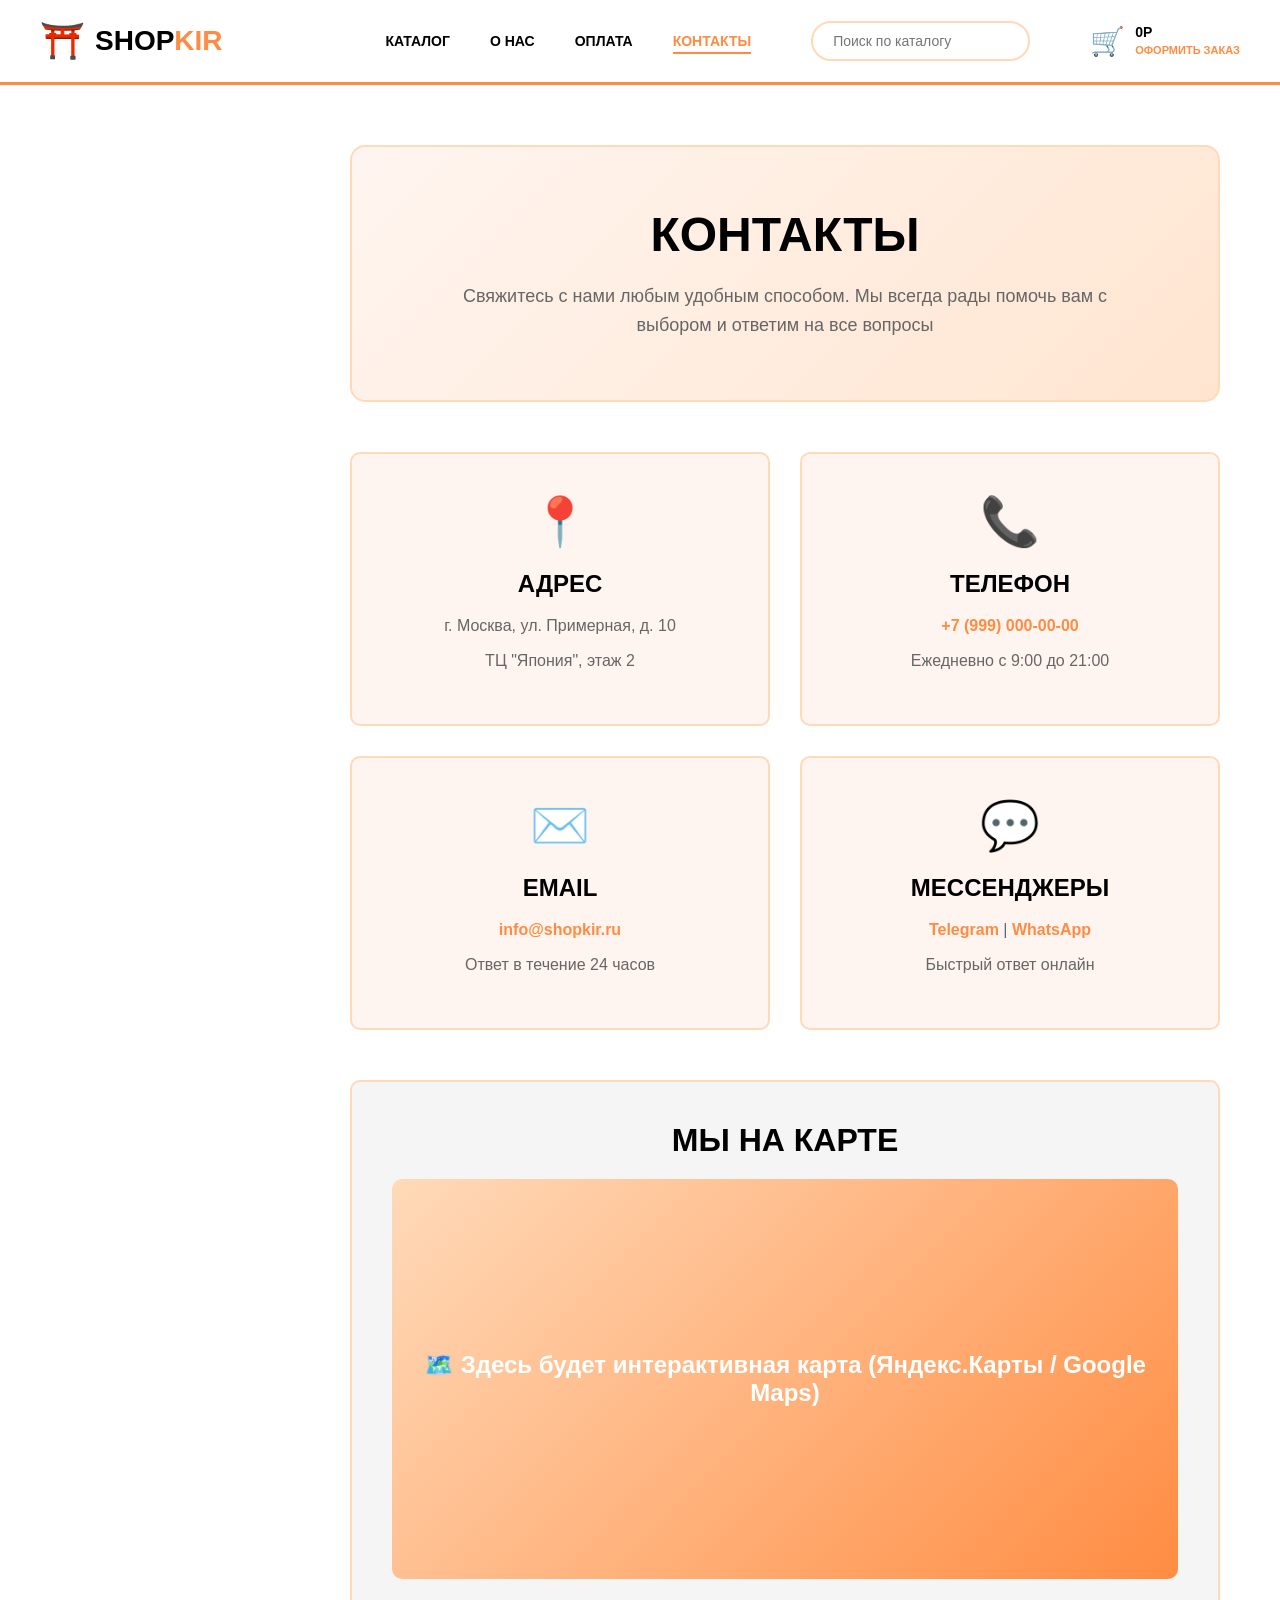
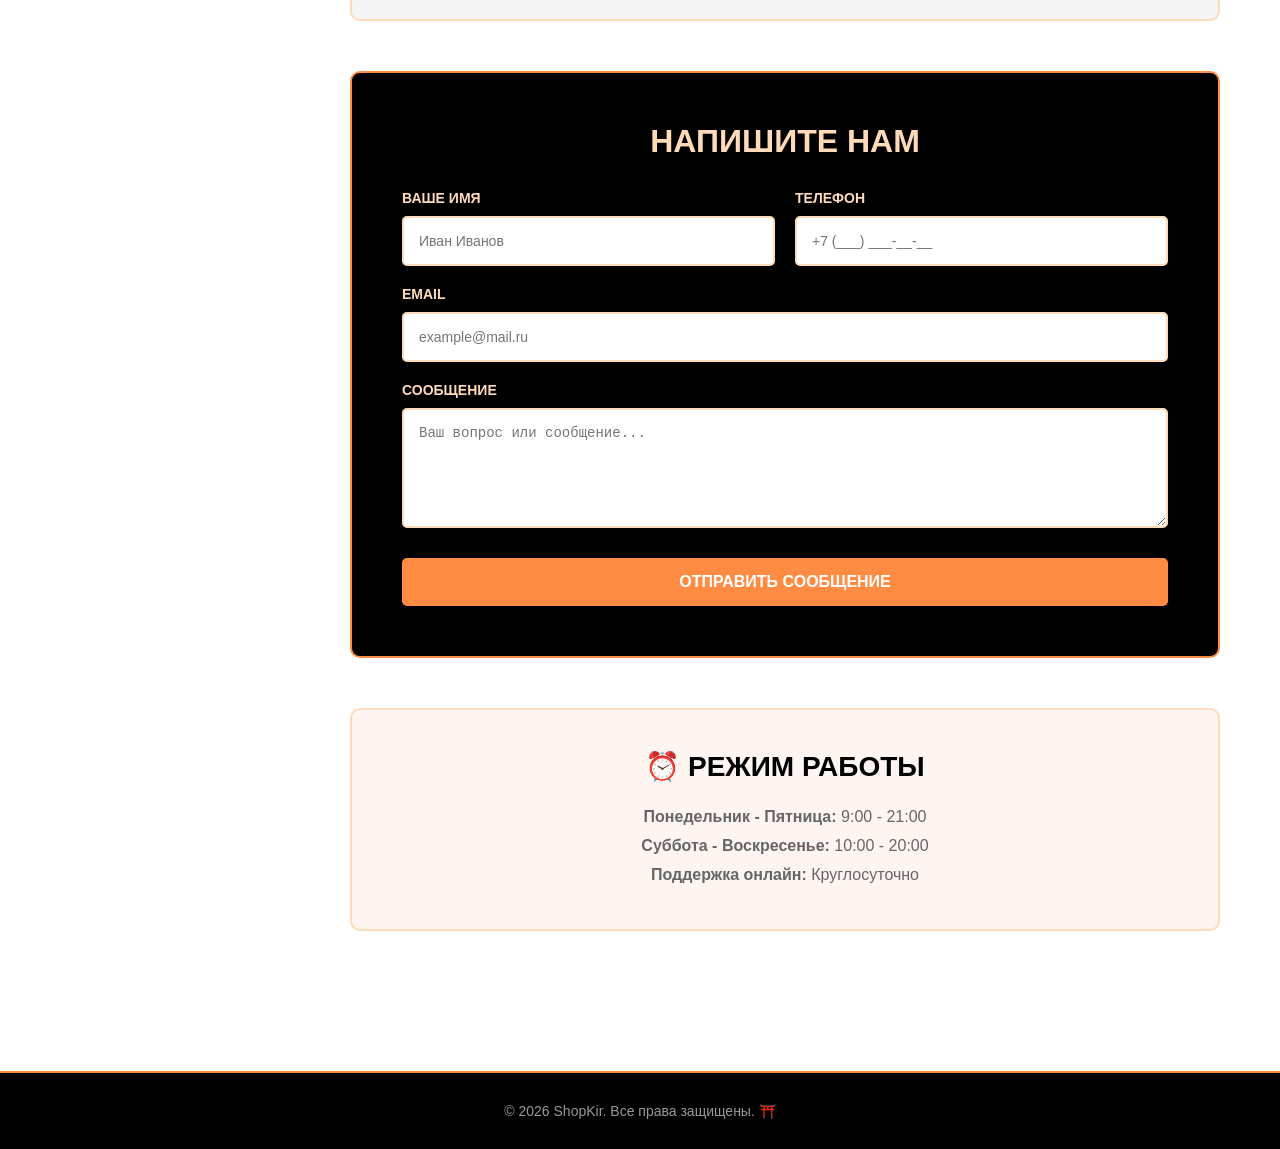
<file: Kontakt.html>
<!DOCTYPE html>
<html lang="ru">
<head>
    <meta charset="UTF-8">
    <meta name="viewport" content="width=device-width, initial-scale=1.0">
    <title>Контакты - ShopKir</title>
    <style>
        * {
            margin: 0;
            padding: 0;
            box-sizing: border-box;
        }

        body {
            font-family: 'Segoe UI', Tahoma, Geneva, Verdana, sans-serif;
            background-color: #fff;
            color: #333;
        }

        /* Header - ТОЧНО КАК НА ГЛАВНОЙ */
        header {
            background-color: #fff;
            border-bottom: 3px solid #FF8C42;
            padding: 20px 0;
        }

        .header-container {
            max-width: 1400px;
            margin: 0 auto;
            padding: 0 40px;
            display: flex;
            align-items: center;
            justify-content: space-between;
        }

        .logo {
            display: flex;
            align-items: center;
            gap: 10px;
            font-size: 28px;
            font-weight: bold;
            text-decoration: none;
            color: #000;
            flex-shrink: 0;
        }

        .logo-torii {
            font-size: 36px;
        }

        .logo-text {
            color: #000;
        }

        .logo-text span {
            color: #FF8C42;
        }

        nav {
            display: flex;
            align-items: center;
            gap: 40px;
            flex-shrink: 0;
        }

        .nav-links {
            display: flex;
            list-style: none;
            gap: 40px;
        }

        .nav-links a {
            text-decoration: none;
            color: #000;
            font-weight: 600;
            font-size: 14px;
            transition: color 0.3s;
            position: relative;
        }

        .nav-links a:hover,
        .nav-links a.active {
            color: #FF8C42;
        }

        .nav-links a.active::after {
            content: '';
            position: absolute;
            bottom: -5px;
            left: 0;
            width: 100%;
            height: 2px;
            background-color: #FF8C42;
        }

        .search-box {
            flex: 1;
            max-width: 350px;
            margin: 0 20px;
        }

        .search-box input {
            width: 100%;
            padding: 10px 20px;
            border: 2px solid #FFDAB9;
            border-radius: 25px;
            outline: none;
            font-size: 14px;
            background-color: #fff;
        }

        .search-box input:focus {
            border-color: #FF8C42;
        }

        .cart {
            display: flex;
            align-items: center;
            gap: 10px;
            flex-shrink: 0;
        }

        .cart-icon {
            font-size: 28px;
        }

        .cart-info {
            display: flex;
            flex-direction: column;
        }

        .cart-total {
            font-weight: bold;
            font-size: 14px;
            color: #000;
        }

        .cart-text {
            font-size: 11px;
            color: #FF8C42;
            font-weight: 600;
        }

        /* Main Content */
        .main-wrapper {
            display: flex;
            max-width: 1400px;
            margin: 0 auto;
            padding: 40px;
            gap: 40px;
        }

        /* Sidebar */
        .sidebar {
            width: 250px;
            flex-shrink: 0;
        }

        .category-menu {
            list-style: none;
        }

        .category-menu li {
            margin-bottom: 20px;
        }

        .category-menu a {
            text-decoration: none;
            color: #666;
            font-weight: 600;
            font-size: 16px;
            transition: color 0.3s;
            display: block;
            padding: 10px 0;
        }

        .category-menu a:hover,
        .category-menu a.active {
            color: #FF8C42;
        }

        /* Contacts Content */
        .contacts-content {
            flex: 1;
            padding: 20px;
        }

        .contacts-hero {
            background: linear-gradient(135deg, #FFF5F0 0%, #FFE5D0 100%);
            padding: 60px;
            border-radius: 15px;
            margin-bottom: 50px;
            text-align: center;
            border: 2px solid #FFDAB9;
        }

        .contacts-hero h1 {
            font-size: 48px;
            color: #000;
            margin-bottom: 20px;
            font-weight: 700;
        }

        .contacts-hero p {
            font-size: 18px;
            color: #666;
            max-width: 700px;
            margin: 0 auto;
            line-height: 1.6;
        }

        .contacts-grid {
            display: grid;
            grid-template-columns: repeat(2, 1fr);
            gap: 30px;
            margin-bottom: 50px;
        }

        .contact-card {
            background: #FFF5F0;
            border: 2px solid #FFDAB9;
            border-radius: 10px;
            padding: 40px 30px;
            text-align: center;
            transition: all 0.3s;
        }

        .contact-card:hover {
            border-color: #FF8C42;
            transform: translateY(-5px);
            box-shadow: 0 10px 30px rgba(255, 140, 66, 0.1);
        }

        .contact-icon {
            font-size: 48px;
            margin-bottom: 20px;
        }

        .contact-card h3 {
            font-size: 24px;
            color: #000;
            margin-bottom: 15px;
            font-weight: 700;
        }

        .contact-card p {
            color: #666;
            line-height: 1.6;
            margin-bottom: 10px;
        }

        .contact-card a {
            color: #FF8C42;
            text-decoration: none;
            font-weight: 600;
        }

        .contact-card a:hover {
            text-decoration: underline;
        }

        .map-section {
            background: #f5f5f5;
            border: 2px solid #FFDAB9;
            border-radius: 10px;
            padding: 40px;
            margin-bottom: 50px;
            text-align: center;
        }

        .map-section h2 {
            font-size: 32px;
            color: #000;
            margin-bottom: 20px;
            font-weight: 700;
        }

        .map-placeholder {
            background: linear-gradient(135deg, #FFDAB9 0%, #FF8C42 100%);
            height: 400px;
            border-radius: 10px;
            display: flex;
            align-items: center;
            justify-content: center;
            font-size: 24px;
            color: #fff;
            font-weight: 600;
        }

        .form-section {
            background: #000;
            color: #fff;
            padding: 50px;
            border-radius: 10px;
            border: 2px solid #FF8C42;
        }

        .form-section h2 {
            font-size: 32px;
            color: #FFDAB9;
            margin-bottom: 30px;
            font-weight: 700;
            text-align: center;
        }

        .contact-form {
            display: grid;
            grid-template-columns: repeat(2, 1fr);
            gap: 20px;
            max-width: 800px;
            margin: 0 auto;
        }

        .form-group {
            display: flex;
            flex-direction: column;
        }

        .form-group.full-width {
            grid-column: 1 / -1;
        }

        .form-group label {
            color: #FFDAB9;
            font-weight: 600;
            margin-bottom: 10px;
            font-size: 14px;
        }

        .form-group input,
        .form-group textarea {
            padding: 15px;
            border: 2px solid #FFDAB9;
            border-radius: 5px;
            background: #fff;
            font-size: 14px;
            outline: none;
            transition: border-color 0.3s;
        }

        .form-group input:focus,
        .form-group textarea:focus {
            border-color: #FF8C42;
        }

        .form-group textarea {
            resize: vertical;
            min-height: 120px;
        }

        .submit-btn {
            grid-column: 1 / -1;
            background: #FF8C42;
            color: #fff;
            padding: 15px 40px;
            border: none;
            border-radius: 5px;
            font-size: 16px;
            font-weight: 700;
            cursor: pointer;
            transition: all 0.3s;
            margin-top: 10px;
        }

        .submit-btn:hover {
            background: #FF6B2A;
            transform: translateY(-2px);
            box-shadow: 0 5px 20px rgba(255, 140, 66, 0.3);
        }

        .work-hours {
            background: #FFF5F0;
            border: 2px solid #FFDAB9;
            border-radius: 10px;
            padding: 40px;
            margin-top: 50px;
            text-align: center;
        }

        .work-hours h2 {
            font-size: 28px;
            color: #000;
            margin-bottom: 20px;
            font-weight: 700;
        }

        .work-hours p {
            color: #666;
            font-size: 16px;
            line-height: 1.8;
        }

        /* Footer */
        footer {
            background-color: #000;
            color: #fff;
            padding: 30px;
            text-align: center;
            margin-top: 80px;
            border-top: 2px solid #FF8C42;
        }

        footer p {
            font-size: 14px;
            color: #999;
        }
        header .cart-info .korz{
            text-decoration: none;
        }
    </style>
</head>
<body>
    <!-- Header - ТОЧНО КАК НА ГЛАВНОЙ -->
    <header>
        <div class="header-container">
            <a href="index.html" class="logo">
                <span class="logo-torii">⛩️</span>
                <span class="logo-text">SHOP<span>KIR</span></span>
            </a>
            
            <nav>
                <ul class="nav-links">
                    <li><a href="index.html">КАТАЛОГ</a></li>
                    <li><a href="O nas.html">О НАС</a></li>
                    <li><a href="Oplata.html">ОПЛАТА</a></li>
                    <li><a href="Kontakt.html" class="active">КОНТАКТЫ</a></li>
                </ul>
                
                <div class="search-box">
                    <input type="text" placeholder="Поиск по каталогу">
                </div>
                
                <div class="cart">
                    <span class="cart-icon">🛒</span>
                    <div class="cart-info">
                        <span class="cart-total">0Р</span>
                        <a class ='korz' href="korzina.html"><span class="cart-text">ОФОРМИТЬ ЗАКАЗ</span></a>
                    </div>
                </div>
            </nav>
        </div>
    </header>

    <!-- Main Content -->
    <div class="main-wrapper">
        <!-- Sidebar -->
        <aside class="sidebar">
            
        </aside>

        <!-- Contacts Content -->
        <main class="contacts-content">
            <div class="contacts-hero">
                <h1>КОНТАКТЫ</h1>
                <p>Свяжитесь с нами любым удобным способом. Мы всегда рады помочь вам с выбором и ответим на все вопросы</p>
            </div>

            <div class="contacts-grid">
                <div class="contact-card">
                    <div class="contact-icon">📍</div>
                    <h3>АДРЕС</h3>
                    <p>г. Москва, ул. Примерная, д. 10</p>
                    <p>ТЦ "Япония", этаж 2</p>
                </div>

                <div class="contact-card">
                    <div class="contact-icon">📞</div>
                    <h3>ТЕЛЕФОН</h3>
                    <p><a href="tel:+79990000000">+7 (999) 000-00-00</a></p>
                    <p>Ежедневно с 9:00 до 21:00</p>
                </div>

                <div class="contact-card">
                    <div class="contact-icon">✉️</div>
                    <h3>EMAIL</h3>
                    <p><a href="mailto:info@shopkir.ru">info@shopkir.ru</a></p>
                    <p>Ответ в течение 24 часов</p>
                </div>

                <div class="contact-card">
                    <div class="contact-icon">💬</div>
                    <h3>МЕССЕНДЖЕРЫ</h3>
                    <p><a href="#">Telegram</a> | <a href="#">WhatsApp</a></p>
                    <p>Быстрый ответ онлайн</p>
                </div>
            </div>

            <div class="map-section">
                <h2>МЫ НА КАРТЕ</h2>
                <div class="map-placeholder">
                    🗺️ Здесь будет интерактивная карта (Яндекс.Карты / Google Maps)
                </div>
            </div>

            <div class="form-section">
                <h2>НАПИШИТЕ НАМ</h2>
                <form class="contact-form">
                    <div class="form-group">
                        <label>ВАШЕ ИМЯ</label>
                        <input type="text" placeholder="Иван Иванов">
                    </div>
                    <div class="form-group">
                        <label>ТЕЛЕФОН</label>
                        <input type="tel" placeholder="+7 (___) ___-__-__">
                    </div>
                    <div class="form-group full-width">
                        <label>EMAIL</label>
                        <input type="email" placeholder="example@mail.ru">
                    </div>
                    <div class="form-group full-width">
                        <label>СООБЩЕНИЕ</label>
                        <textarea placeholder="Ваш вопрос или сообщение..."></textarea>
                    </div>
                    <button type="submit" class="submit-btn">ОТПРАВИТЬ СООБЩЕНИЕ</button>
                </form>
            </div>

            <div class="work-hours">
                <h2>⏰ РЕЖИМ РАБОТЫ</h2>
                <p><strong>Понедельник - Пятница:</strong> 9:00 - 21:00</p>
                <p><strong>Суббота - Воскресенье:</strong> 10:00 - 20:00</p>
                <p><strong>Поддержка онлайн:</strong> Круглосуточно</p>
            </div>
        </main>
    </div>

    <!-- Footer -->
    <footer>
        <p>© 2026 ShopKir. Все права защищены. ⛩️</p>
    </footer>
<script>
    function addToCart(name, price, category, image) {
        let cart = JSON.parse(localStorage.getItem('cart')) || [];
        
        // Проверяем есть ли уже такой товар
        let existingItem = cart.find(item => item.name === name);
        
        if (existingItem) {
            existingItem.quantity++;
        } else {
            cart.push({
                name: name,
                price: price,
                category: category,
                image: image,
                quantity: 1
            });
        }
        
        localStorage.setItem('cart', JSON.stringify(cart));
        
        // Показываем уведомление
        showNotification('✅ Товар добавлен в корзину!');
        
        // Обновляем счётчик в шапке
        updateCartCount();
    }

    function showNotification(text) {
        let notification = document.createElement('div');
        notification.style.cssText = `
            position: fixed;
            bottom: 30px;
            right: 30px;
            background: #000;
            color: #fff;
            padding: 20px 30px;
            border-radius: 10px;
            border-left: 5px solid #FF8C42;
            box-shadow: 0 5px 20px rgba(0,0,0,0.3);
            z-index: 1000;
            animation: slideIn 0.3s ease;
        `;
        notification.textContent = text;
        document.body.appendChild(notification);
        
        setTimeout(() => {
            notification.style.animation = 'slideOut 0.3s ease';
            setTimeout(() => notification.remove(), 300);
        }, 3000);
    }

    function updateCartCount() {
        let cart = JSON.parse(localStorage.getItem('cart')) || [];
        let total = cart.reduce((sum, item) => sum + (item.price * item.quantity), 0);
        let cartTotal = document.querySelector('.cart-total');
        if (cartTotal) {
            cartTotal.textContent = total.toLocaleString() + 'Р';
        }
    }

    // Обновляем при загрузке
    updateCartCount();
</script>
</body>
</html>
</file>
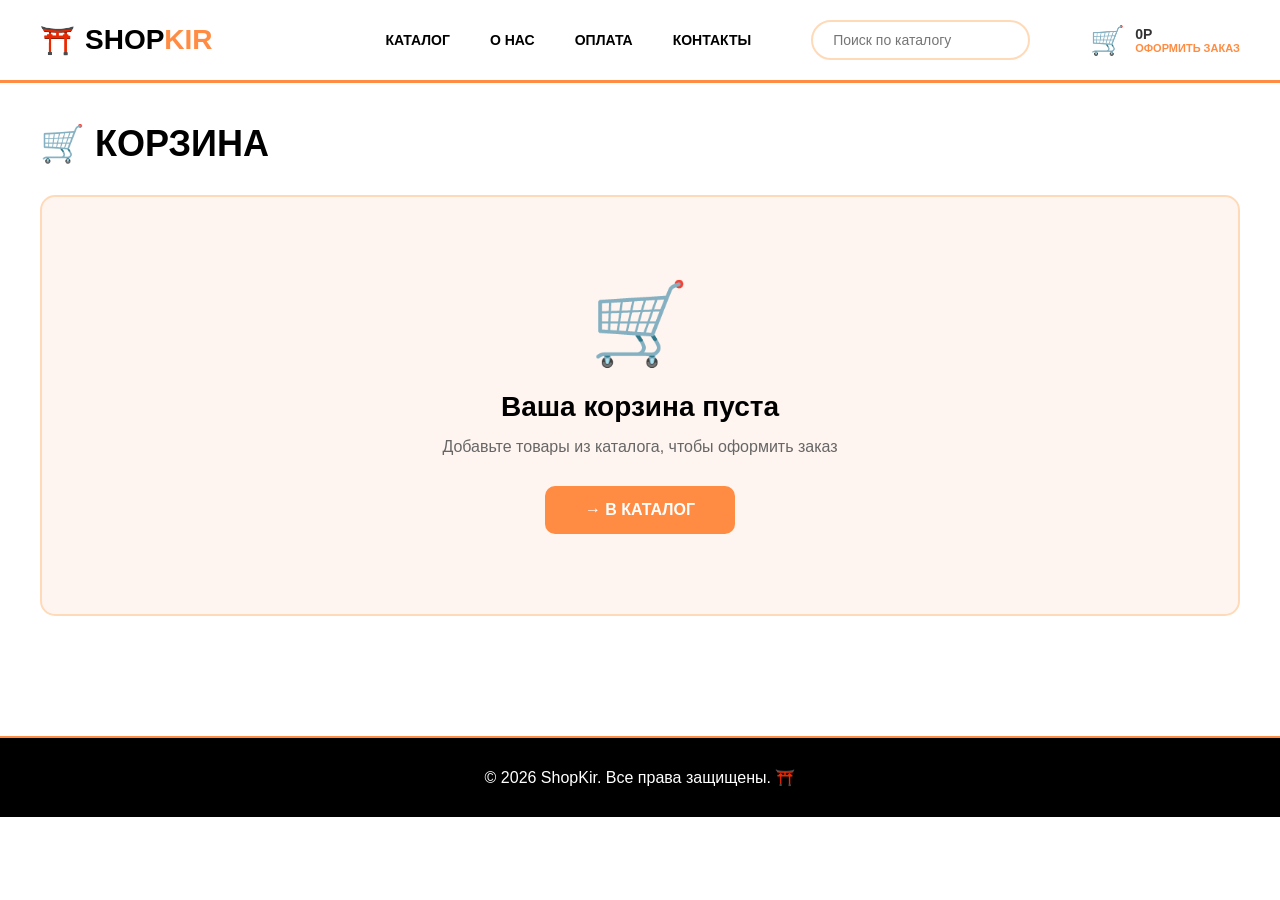
<file: korzina.html>
<!DOCTYPE html>
<html lang="ru">
<head>
    <meta charset="UTF-8">
    <meta name="viewport" content="width=device-width, initial-scale=1.0">
    <title>Корзина - ShopKir</title>
    <style>
        * {
            margin: 0;
            padding: 0;
            box-sizing: border-box;
        }

        body {
            font-family: 'Segoe UI', Tahoma, Geneva, Verdana, sans-serif;
            background-color: #fff;
            color: #333;
        }

        /* Header */
        header {
            background-color: #fff;
            border-bottom: 3px solid #FF8C42;
            padding: 20px 0;
            position: sticky;
            top: 0;
            z-index: 100;
        }

        .header-container {
            max-width: 1400px;
            margin: 0 auto;
            padding: 0 40px;
            display: flex;
            align-items: center;
            justify-content: space-between;
        }

        .logo {
            display: flex;
            align-items: center;
            gap: 10px;
            font-size: 28px;
            font-weight: bold;
            text-decoration: none;
            color: #000;
            flex-shrink: 0;
        }

        .logo-text span {
            color: #FF8C42;
        }

        nav {
            display: flex;
            align-items: center;
            gap: 40px;
            flex-shrink: 0;
        }

        .nav-links {
            display: flex;
            list-style: none;
            gap: 40px;
        }

        .nav-links a {
            text-decoration: none;
            color: #000;
            font-weight: 600;
            font-size: 14px;
        }

        .nav-links a.active {
            color: #FF8C42;
        }

        .search-box {
            flex: 1;
            max-width: 350px;
            margin: 0 20px;
        }

        .search-box input {
            width: 100%;
            padding: 10px 20px;
            border: 2px solid #FFDAB9;
            border-radius: 25px;
            outline: none;
            font-size: 14px;
        }

        .search-box input:focus {
            border-color: #FF8C42;
        }

        .cart {
            display: flex;
            align-items: center;
            gap: 10px;
            flex-shrink: 0;
        }

        .cart-icon {
            font-size: 28px;
        }

        .cart-info {
            display: flex;
            flex-direction: column;
        }

        .cart-total {
            font-weight: bold;
            font-size: 14px;
        }

        .cart-text {
            font-size: 11px;
            color: #FF8C42;
            font-weight: 600;
        }

        /* Main Content */
        .main-wrapper {
            display: flex;
            max-width: 1400px;
            margin: 0 auto;
            padding: 40px;
            gap: 40px;
        }

        .sidebar {
            width: 250px;
            flex-shrink: 0;
        }

        .category-menu {
            list-style: none;
        }

        .category-menu li {
            margin-bottom: 20px;
        }

        .category-menu a {
            text-decoration: none;
            color: #666;
            font-weight: 600;
            font-size: 16px;
        }

        .category-menu a:hover {
            color: #FF8C42;
        }

        /* Cart Content */
        .cart-content {
            flex: 1;
        }

        .cart-title {
            font-size: 36px;
            color: #000;
            margin-bottom: 30px;
            font-weight: 700;
        }

        .cart-items {
            background: #FFF5F0;
            border: 2px solid #FFDAB9;
            border-radius: 15px;
            padding: 30px;
            margin-bottom: 30px;
        }

        .cart-item {
            display: grid;
            grid-template-columns: 120px 1fr auto auto auto;
            gap: 20px;
            align-items: center;
            padding: 20px 0;
            border-bottom: 2px solid #FFDAB9;
        }

        .cart-item:last-child {
            border-bottom: none;
        }

        .cart-item-image {
            width: 120px;
            height: 120px;
            object-fit: cover;
            border-radius: 10px;
            background: #fff;
            border: 2px solid #FFDAB9;
        }

        .cart-item-info h3 {
            font-size: 18px;
            color: #000;
            margin-bottom: 5px;
        }

        .cart-item-info p {
            font-size: 14px;
            color: #666;
        }

        .cart-item-quantity {
            display: flex;
            align-items: center;
            gap: 10px;
        }

        .qty-btn {
            width: 35px;
            height: 35px;
            border: 2px solid #FF8C42;
            background: #fff;
            border-radius: 5px;
            font-size: 20px;
            cursor: pointer;
            transition: all 0.3s;
            color: #FF8C42;
        }

        .qty-btn:hover {
            background: #FF8C42;
            color: #fff;
        }

        .qty-value {
            font-size: 18px;
            font-weight: 700;
            min-width: 30px;
            text-align: center;
        }

        .cart-item-price {
            font-size: 20px;
            font-weight: 700;
            color: #000;
            min-width: 120px;
            text-align: right;
        }

        .cart-item-remove {
            background: #ff4444;
            color: #fff;
            border: none;
            width: 40px;
            height: 40px;
            border-radius: 5px;
            cursor: pointer;
            font-size: 20px;
            transition: all 0.3s;
        }

        .cart-item-remove:hover {
            background: #cc0000;
            transform: scale(1.1);
        }

        .cart-summary {
            background: #251200;
            color: #fff;
            border: 2px solid #FF8C42;
            border-radius: 15px;
            padding: 30px;
        }

        .summary-row {
            display: flex;
            justify-content: space-between;
            margin-bottom: 15px;
            font-size: 16px;
        }

        .summary-row.total {
            font-size: 24px;
            font-weight: 700;
            color: #FFDAB9;
            border-top: 2px solid #FF8C42;
            padding-top: 15px;
            margin-top: 15px;
        }

        .checkout-btn {
            width: 100%;
            background: #FF8C42;
            color: #fff;
            border: none;
            padding: 15px;
            border-radius: 10px;
            font-size: 18px;
            font-weight: 700;
            cursor: pointer;
            transition: all 0.3s;
            margin-top: 20px;
        }

        .checkout-btn:hover {
            background: #FF6B2A;
            transform: translateY(-2px);
            box-shadow: 0 5px 20px rgba(255, 140, 66, 0.3);
        }

        .empty-cart {
            text-align: center;
            padding: 80px 40px;
            background: #FFF5F0;
            border: 2px solid #FFDAB9;
            border-radius: 15px;
        }

        .empty-cart-icon {
            font-size: 80px;
            margin-bottom: 20px;
        }

        .empty-cart h2 {
            font-size: 28px;
            color: #000;
            margin-bottom: 15px;
        }

        .empty-cart p {
            font-size: 16px;
            color: #666;
            margin-bottom: 30px;
        }

        .continue-shopping {
            display: inline-block;
            background: #FF8C42;
            color: #fff;
            text-decoration: none;
            padding: 15px 40px;
            border-radius: 10px;
            font-weight: 700;
            transition: all 0.3s;
        }

        .continue-shopping:hover {
            background: #FF6B2A;
            transform: translateY(-2px);
        }

        footer {
            background-color: #000000;
            color: #fff;
            padding: 30px;
            text-align: center;
            margin-top: 80px;
            border-top: 2px solid #FF8C42;
        }

        /* Notification */
        .notification {
            position: fixed;
            bottom: 30px;
            right: 30px;
            background: #000;
            color: #fff;
            padding: 20px 30px;
            border-radius: 10px;
            border-left: 5px solid #FF8C42;
            box-shadow: 0 5px 20px rgba(0,0,0,0.3);
            transform: translateX(150%);
            transition: transform 0.3s;
            z-index: 1000;
        }

        .notification.show {
            transform: translateX(0);
        }
    </style>
</head>
<body>
    <!-- Header -->
    <header>
        <div class="header-container">
            <a href="index.html" class="logo">
                <span>⛩️</span>
                <span class="logo-text">SHOP<span>KIR</span></span>
            </a>
            
            <nav>
                <ul class="nav-links">
                    <li><a href="index.html">КАТАЛОГ</a></li>
                    <li><a href="O nas.html">О НАС</a></li>
                    <li><a href="Oplata.html">ОПЛАТА</a></li>
                    <li><a href="Kontakt.html">КОНТАКТЫ</a></li>
                </ul>
                
                <div class="search-box">
                    <input type="text" id="searchInput" placeholder="Поиск по каталогу">
                </div>
                
                <div class="cart">
                    <span class="cart-icon">🛒</span>
                    <div class="cart-info">
                        <span class="cart-total" id="headerCartTotal">0Р</span>
                        <span class="cart-text">ОФОРМИТЬ ЗАКАЗ</span>
                    </div>
                </div>
            </nav>
        </div>
    </header>

    <!-- Main Content -->
    <div class="main-wrapper">
        <!-- Sidebar -->
        

        <!-- Cart Content -->
        <main class="cart-content">
            <h1 class="cart-title">🛒 КОРЗИНА</h1>
            
            <!-- Товары в корзине -->
            <div class="cart-items" id="cartItems">
                <!-- Сюда JavaScript добавит товары -->
            </div>

            <!-- Пустая корзина -->
            <div class="empty-cart" id="emptyCart" style="display: none;">
                <div class="empty-cart-icon">🛒</div>
                <h2>Ваша корзина пуста</h2>
                <p>Добавьте товары из каталога, чтобы оформить заказ</p>
                <a href="index.html" class="continue-shopping">→ В КАТАЛОГ</a>
            </div>

            <!-- Итоговая сумма -->
            <div class="cart-summary" id="cartSummary" style="display: none;">
                <div class="summary-row">
                    <span>Товары:</span>
                    <span id="itemsCount">0 шт.</span>
                </div>
                <div class="summary-row">
                    <span>Доставка:</span>
                    <span id="deliveryCost">Бесплатно</span>
                </div>
                <div class="summary-row total">
                    <span>ИТОГО:</span>
                    <span id="totalAmount">0 РУБ.</span>
                </div>
                <button class="checkout-btn" onclick="checkout()">ОФОРМИТЬ ЗАКАЗ</button>
            </div>
        </main>
    </div>

    <!-- Footer -->
    <footer>
        <p>© 2026 ShopKir. Все права защищены. ⛩️</p>
    </footer>

    <!-- Notification -->
    <div class="notification" id="notification">
        <span id="notificationText">Товар добавлен в корзину</span>
    </div>

    <!-- JavaScript -->
    <script>
        // Корзина (загружаем из localStorage)
        let cart = JSON.parse(localStorage.getItem('cart')) || [];

        // Отображение корзины
        function renderCart() {
            const cartItems = document.getElementById('cartItems');
            const emptyCart = document.getElementById('emptyCart');
            const cartSummary = document.getElementById('cartSummary');
            const headerCartTotal = document.getElementById('headerCartTotal');

            if (cart.length === 0) {
                cartItems.style.display = 'none';
                cartSummary.style.display = 'none';
                emptyCart.style.display = 'block';
                headerCartTotal.textContent = '0Р';
                return;
            }

            cartItems.style.display = 'block';
            cartSummary.style.display = 'block';
            emptyCart.style.display = 'none';

            let html = '';
            let total = 0;
            let itemCount = 0;

            cart.forEach((item, index) => {
                total += item.price * item.quantity;
                itemCount += item.quantity;

                // Используем data-image если есть, иначе placeholder
                const imageSrc = item.image || `https://via.placeholder.com/120x120/FF8C42/ffffff?text=${encodeURIComponent(item.category)}`;

                html += `
                    <div class="cart-item" data-index="${index}">
                        <img src="${imageSrc}" alt="${item.name}" class="cart-item-image" onerror="this.src='https://via.placeholder.com/120x120/FF8C42/ffffff?text=NO+IMAGE'">
                        <div class="cart-item-info">
                            <h3>${item.name}</h3>
                            <p>${item.category}</p>
                            <p style="font-size: 12px; color: #999;">${item.description || ''}</p>
                        </div>
                        <div class="cart-item-quantity">
                            <button class="qty-btn" onclick="changeQuantity(${index}, -1)">−</button>
                            <span class="qty-value">${item.quantity}</span>
                            <button class="qty-btn" onclick="changeQuantity(${index}, 1)">+</button>
                        </div>
                        <div class="cart-item-price">${(item.price * item.quantity).toLocaleString()} ₽</div>
                        <button class="cart-item-remove" onclick="removeItem(${index})" title="Удалить">✕</button>
                    </div>
                `;
            });

            cartItems.innerHTML = html;
            document.getElementById('itemsCount').textContent = itemCount + ' шт.';
            document.getElementById('totalAmount').textContent = total.toLocaleString() + ' РУБ.';
            headerCartTotal.textContent = total.toLocaleString() + 'Р';

            // Сохраняем в localStorage
            localStorage.setItem('cart', JSON.stringify(cart));
        }

        // Изменение количества
        function changeQuantity(index, change) {
            if (index < 0 || index >= cart.length) {
                console.error('Invalid index:', index);
                return;
            }
            
            cart[index].quantity += change;
            
            if (cart[index].quantity <= 0) {
                cart.splice(index, 1);
            }
            
            // Сохраняем сразу
            localStorage.setItem('cart', JSON.stringify(cart));
            
            renderCart();
            showNotification('Количество обновлено');
        }

        // Удаление товара
        function removeItem(index) {
            if (index < 0 || index >= cart.length) {
                console.error('Invalid index:', index);
                return;
            }
            
            const itemName = cart[index].name;
            cart.splice(index, 1);
            
            // Сохраняем сразу
            localStorage.setItem('cart', JSON.stringify(cart));
            
            renderCart();
            showNotification(`"${itemName}" удалён из корзины`);
        }

        // Оформление заказа
        function checkout() {
            if (cart.length === 0) {
                showNotification('Корзина пуста!');
                return;
            }

            let message = 'Здравствуйте! Хочу оформить заказ:\n\n';
            let total = 0;

            cart.forEach(item => {
                message += `• ${item.name}\n  ${item.quantity} шт. × ${item.price.toLocaleString()} ₽ = ${(item.price * item.quantity).toLocaleString()} ₽\n\n`;
                total += item.price * item.quantity;
            });

            message += `\n💰 Итого: ${total.toLocaleString()} рублей`;

            // Отправляем в WhatsApp (замени номер на свой)
            window.open(`https://wa.me/79990000000?text=${encodeURIComponent(message)}`, '_blank');
            
            showNotification('Переход к оформлению...');
        }

        // Уведомление
        function showNotification(text) {
            const notification = document.getElementById('notification');
            const notificationText = document.getElementById('notificationText');
            
            notificationText.textContent = text;
            notification.classList.add('show');
            
            setTimeout(() => {
                notification.classList.remove('show');
            }, 3000);
        }

        // Инициализация при загрузке
        document.addEventListener('DOMContentLoaded', function() {
            renderCart();
        });
    </script>
</body>
</html>
</file>
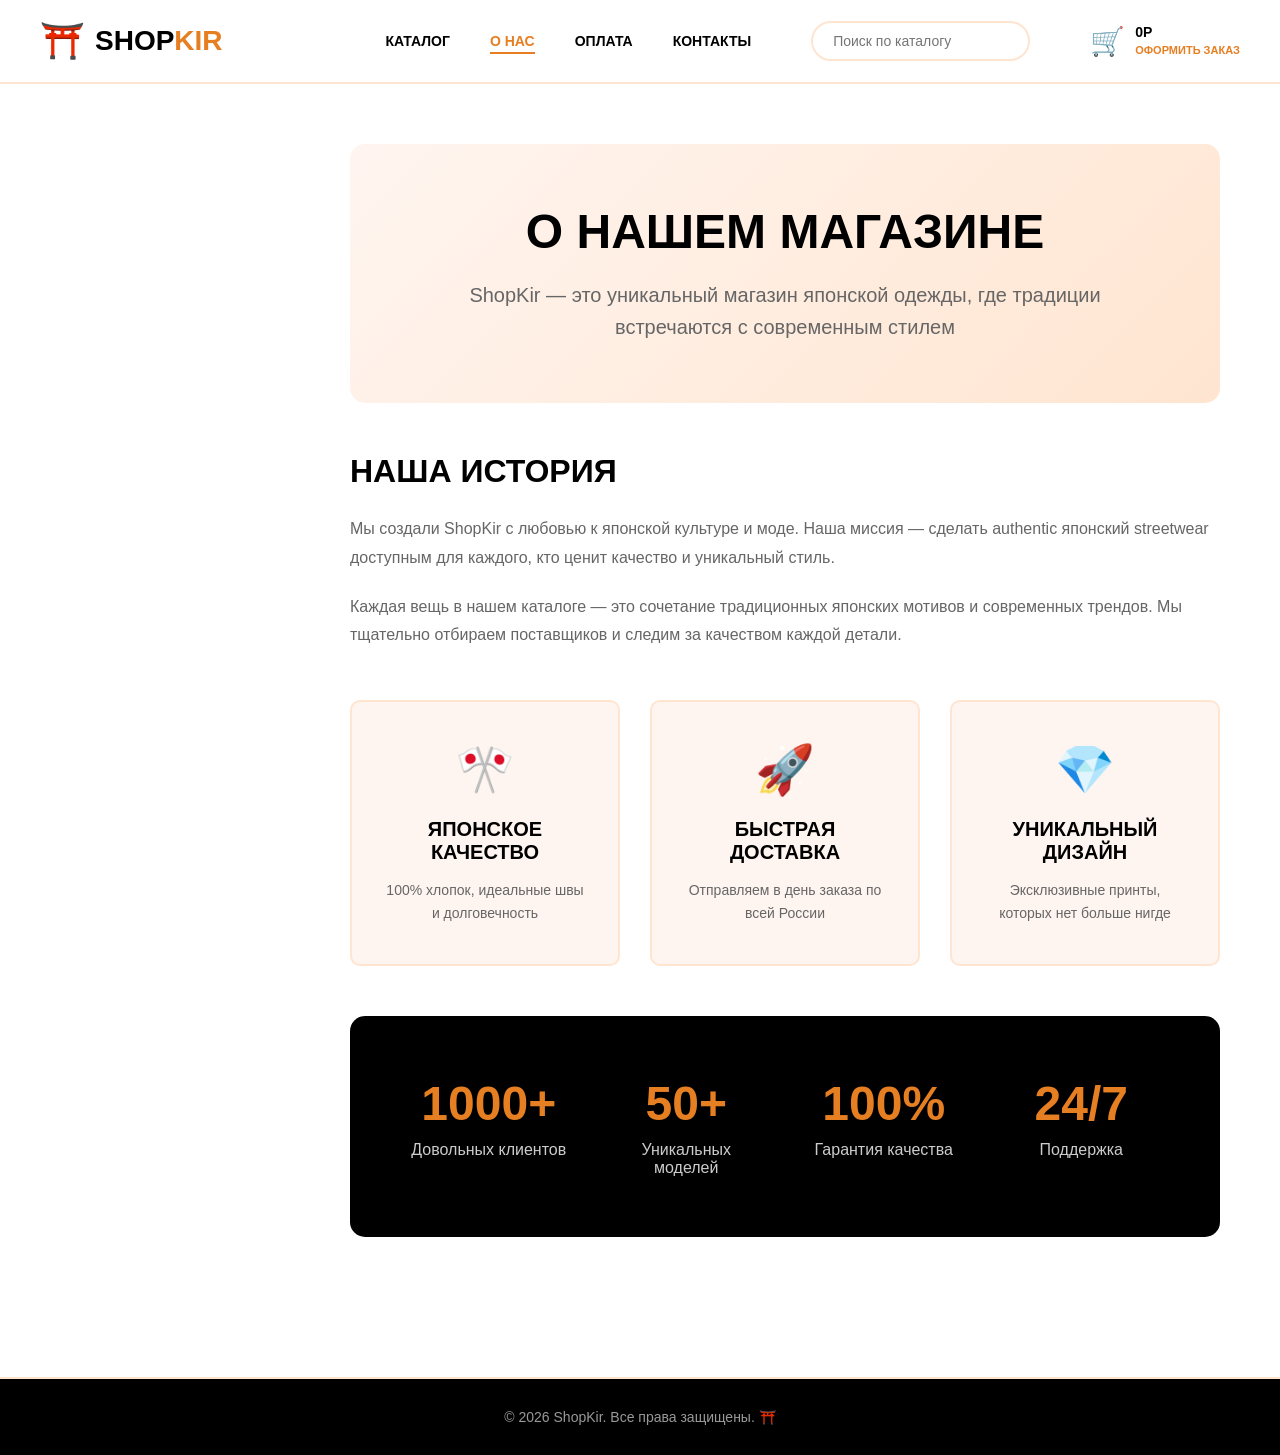
<file: O nas.html>
<!DOCTYPE html>
<html lang="ru">
<head>
    <meta charset="UTF-8">
    <meta name="viewport" content="width=device-width, initial-scale=1.0">
    <title>О нас - ShopKir</title>
    <style>
        * {
            margin: 0;
            padding: 0;
            box-sizing: border-box;
        }

        body {
            font-family: 'Segoe UI', Tahoma, Geneva, Verdana, sans-serif;
            background-color: #fff;
            color: #333;
        }

        /* Header Styles - ТОЧНО КАК НА ГЛАВНОЙ */
        header {
            background-color: #fff;
            border-bottom: 2px solid #FFE5D0;
            padding: 20px 0;
        }

        .header-container {
            max-width: 1400px;
            margin: 0 auto;
            padding: 0 40px;
            display: flex;
            align-items: center;
            justify-content: space-between;
        }

        .logo {
            display: flex;
            align-items: center;
            gap: 10px;
            font-size: 28px;
            font-weight: bold;
            text-decoration: none;
            color: #000;
            flex-shrink: 0;
        }

        .logo-torii {
            font-size: 36px;
        }

        .logo-text {
            color: #000;
        }

        .logo-text span {
            color: #E67E22;
        }

        nav {
            display: flex;
            align-items: center;
            gap: 40px;
            flex-shrink: 0;
        }

        .nav-links {
            display: flex;
            list-style: none;
            gap: 40px;
        }

        .nav-links a {
            text-decoration: none;
            color: #000;
            font-weight: 600;
            font-size: 14px;
            transition: color 0.3s;
            position: relative;
        }

        .nav-links a:hover,
        .nav-links a.active {
            color: #E67E22;
        }

        .nav-links a.active::after {
            content: '';
            position: absolute;
            bottom: -5px;
            left: 0;
            width: 100%;
            height: 2px;
            background-color: #E67E22;
        }

        .search-box {
            flex: 1;
            max-width: 350px;
            margin: 0 20px;
        }

        .search-box input {
            width: 100%;
            padding: 10px 20px;
            border: 2px solid #FFE5D0;
            border-radius: 25px;
            outline: none;
            font-size: 14px;
            background-color: #fff;
        }

        .search-box input:focus {
            border-color: #E67E22;
        }

        .cart {
            display: flex;
            align-items: center;
            gap: 10px;
            flex-shrink: 0;
        }

        .cart-icon {
            font-size: 28px;
        }
        .cart img {
            width: 24px;
        }

        .cart-info {
            display: flex;
            flex-direction: column;
        }

        .cart-total {
            font-weight: bold;
            font-size: 14px;
            color: #000;
        }

        .cart-text {
            font-size: 11px;
            color: #E67E22;
            font-weight: 600;
        }

        /* Main Content */
        .main-wrapper {
            display: flex;
            max-width: 1400px;
            margin: 0 auto;
            padding: 40px;
            gap: 40px;
        }

        

        /* Sidebar */
        .sidebar {
            width: 250px;
            flex-shrink: 0;
        }

        .category-menu {
            list-style: none;
        }

        .category-menu li {
            margin-bottom: 20px;
        }

        .category-menu a {
            text-decoration: none;
            color: #666;
            font-weight: 600;
            font-size: 16px;
            transition: color 0.3s;
            display: block;
            padding: 10px 0;
        }

        .category-menu a:hover,
        .category-menu a.active {
            color: #E67E22;
        }

        /* About Content */
        .about-content {
            flex: 1;
            padding: 20px;
        }

        .about-hero {
            background: linear-gradient(135deg, #FFF5F0 0%, #FFE5D0 100%);
            padding: 60px;
            border-radius: 15px;
            margin-bottom: 50px;
            text-align: center;
        }

        .about-hero h1 {
            font-size: 48px;
            color: #000;
            margin-bottom: 20px;
            font-weight: 700;
        }

        .about-hero p {
            font-size: 20px;
            color: #666;
            max-width: 700px;
            margin: 0 auto;
            line-height: 1.6;
        }

        .about-section {
            margin-bottom: 50px;
        }

        .about-section h2 {
            font-size: 32px;
            color: #000;
            margin-bottom: 25px;
            font-weight: 700;
        }

        .about-section p {
            font-size: 16px;
            color: #666;
            line-height: 1.8;
            margin-bottom: 20px;
        }

        .features-grid {
            display: grid;
            grid-template-columns: repeat(3, 1fr);
            gap: 30px;
            margin-top: 40px;
        }

        .feature-card {
            background: #FFF5F0;
            padding: 40px 30px;
            border-radius: 10px;
            text-align: center;
            border: 2px solid #FFE5D0;
            transition: all 0.3s;
        }

        .feature-card:hover {
            border-color: #E67E22;
            transform: translateY(-5px);
            box-shadow: 0 10px 30px rgba(230, 126, 34, 0.1);
        }

        .feature-icon {
            font-size: 48px;
            margin-bottom: 20px;
        }

        .feature-card h3 {
            font-size: 20px;
            color: #000;
            margin-bottom: 15px;
            font-weight: 700;
        }

        .feature-card p {
            font-size: 14px;
            color: #666;
            line-height: 1.6;
        }

        .stats-section {
            background: #000;
            color: #fff;
            padding: 60px;
            border-radius: 15px;
            margin-top: 50px;
        }

        .stats-grid {
            display: grid;
            grid-template-columns: repeat(4, 1fr);
            gap: 40px;
            text-align: center;
        }

        .stat-item h3 {
            font-size: 48px;
            color: #E67E22;
            margin-bottom: 10px;
            font-weight: 700;
        }

        .stat-item p {
            font-size: 16px;
            color: #ccc;
        }

        /* Footer */
        footer {
            background-color: #000;
            color: #fff;
            padding: 30px;
            text-align: center;
            margin-top: 80px;
            border-top: 2px solid #FFE5D0;
        }

        footer p {
            font-size: 14px;
            color: #999;
        }
        header .cart-info .korz{
            text-decoration: none;
        }
    </style>
</head>
<body>
    <!-- Header - ТОЧНО КАК НА ГЛАВНОЙ -->
    <header>
        <div class="header-container">
            <a href="index.html" class="logo">
                <span class="logo-torii">⛩️</span>
                <span class="logo-text">SHOP<span>KIR</span></span>
            </a>
            
            <nav>
                <ul class="nav-links">
                    <li><a href="index.html">КАТАЛОГ</a></li>
                    <li><a href="O nas.html" class="active">О НАС</a></li>
                    <li><a href="Oplata.html">ОПЛАТА</a></li>
                    <li><a href="Kontakt.html">КОНТАКТЫ</a></li>
                </ul>
                
                <div class="search-box">
                    <input type="text" placeholder="Поиск по каталогу">
                </div>
                
                <div class="cart">
                   <span class="cart-icon">🛒</span>
                    <div class="cart-info">
                        <span class="cart-total">0Р</span>
                        <a class ='korz' href="korzina.html"><span class="cart-text">ОФОРМИТЬ ЗАКАЗ</span></a>

                    </div>
                </div>
            </nav>
        </div>
    </header>

    <!-- Main Content -->
    <div class="main-wrapper">
        <!-- Sidebar -->
        <aside class="sidebar">
            
        </aside>

        <!-- About Content -->
        <main class="about-content">
            <div class="about-hero">
                <h1>О НАШЕМ МАГАЗИНЕ</h1>
                <p>ShopKir — это уникальный магазин японской одежды, где традиции встречаются с современным стилем</p>
            </div>

            <div class="about-section">
                <h2>НАША ИСТОРИЯ</h2>
                <p>Мы создали ShopKir с любовью к японской культуре и моде. Наша миссия — сделать authentic японский streetwear доступным для каждого, кто ценит качество и уникальный стиль.</p>
                <p>Каждая вещь в нашем каталоге — это сочетание традиционных японских мотивов и современных трендов. Мы тщательно отбираем поставщиков и следим за качеством каждой детали.</p>
            </div>

            <div class="features-grid">
                <div class="feature-card">
                    <div class="feature-icon">🎌</div>
                    <h3>ЯПОНСКОЕ КАЧЕСТВО</h3>
                    <p>100% хлопок, идеальные швы и долговечность</p>
                </div>
                <div class="feature-card">
                    <div class="feature-icon">🚀</div>
                    <h3>БЫСТРАЯ ДОСТАВКА</h3>
                    <p>Отправляем в день заказа по всей России</p>
                </div>
                <div class="feature-card">
                    <div class="feature-icon">💎</div>
                    <h3>УНИКАЛЬНЫЙ ДИЗАЙН</h3>
                    <p>Эксклюзивные принты, которых нет больше нигде</p>
                </div>
            </div>

            <div class="stats-section">
                <div class="stats-grid">
                    <div class="stat-item">
                        <h3>1000+</h3>
                        <p>Довольных клиентов</p>
                    </div>
                    <div class="stat-item">
                        <h3>50+</h3>
                        <p>Уникальных моделей</p>
                    </div>
                    <div class="stat-item">
                        <h3>100%</h3>
                        <p>Гарантия качества</p>
                    </div>
                    <div class="stat-item">
                        <h3>24/7</h3>
                        <p>Поддержка</p>
                    </div>
                </div>
            </div>
        </main>
    </div>

    <!-- Footer -->
    <footer>
        <p>© 2026 ShopKir. Все права защищены. ⛩️</p>
    </footer>
<script>
    function addToCart(name, price, category, image) {
        let cart = JSON.parse(localStorage.getItem('cart')) || [];
        
        // Проверяем есть ли уже такой товар
        let existingItem = cart.find(item => item.name === name);
        
        if (existingItem) {
            existingItem.quantity++;
        } else {
            cart.push({
                name: name,
                price: price,
                category: category,
                image: image,
                quantity: 1
            });
        }
        
        localStorage.setItem('cart', JSON.stringify(cart));
        
        // Показываем уведомление
        showNotification('✅ Товар добавлен в корзину!');
        
        // Обновляем счётчик в шапке
        updateCartCount();
    }

    function showNotification(text) {
        let notification = document.createElement('div');
        notification.style.cssText = `
            position: fixed;
            bottom: 30px;
            right: 30px;
            background: #000;
            color: #fff;
            padding: 20px 30px;
            border-radius: 10px;
            border-left: 5px solid #FF8C42;
            box-shadow: 0 5px 20px rgba(0,0,0,0.3);
            z-index: 1000;
            animation: slideIn 0.3s ease;
        `;
        notification.textContent = text;
        document.body.appendChild(notification);
        
        setTimeout(() => {
            notification.style.animation = 'slideOut 0.3s ease';
            setTimeout(() => notification.remove(), 300);
        }, 3000);
    }

    function updateCartCount() {
        let cart = JSON.parse(localStorage.getItem('cart')) || [];
        let total = cart.reduce((sum, item) => sum + (item.price * item.quantity), 0);
        let cartTotal = document.querySelector('.cart-total');
        if (cartTotal) {
            cartTotal.textContent = total.toLocaleString() + 'Р';
        }
    }

    // Обновляем при загрузке
    updateCartCount();
</script>
</body>
</html>
</file>
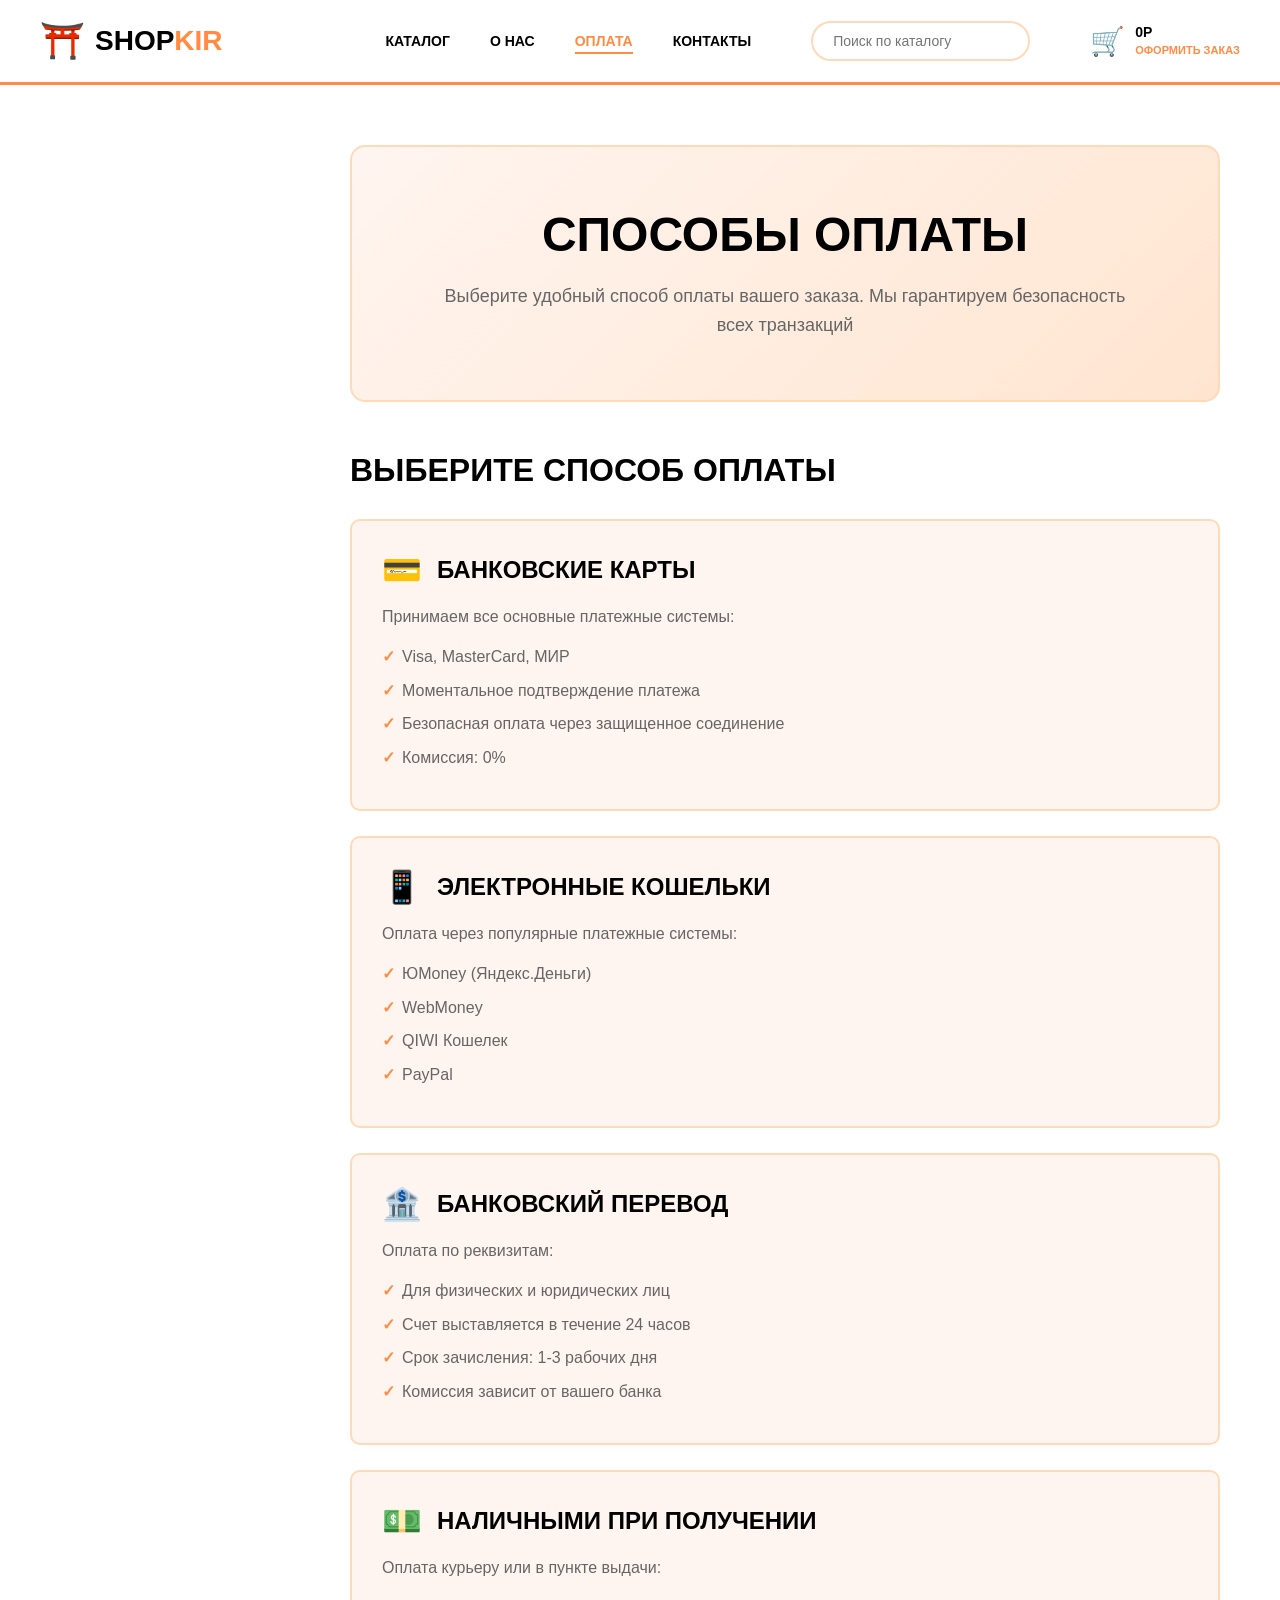
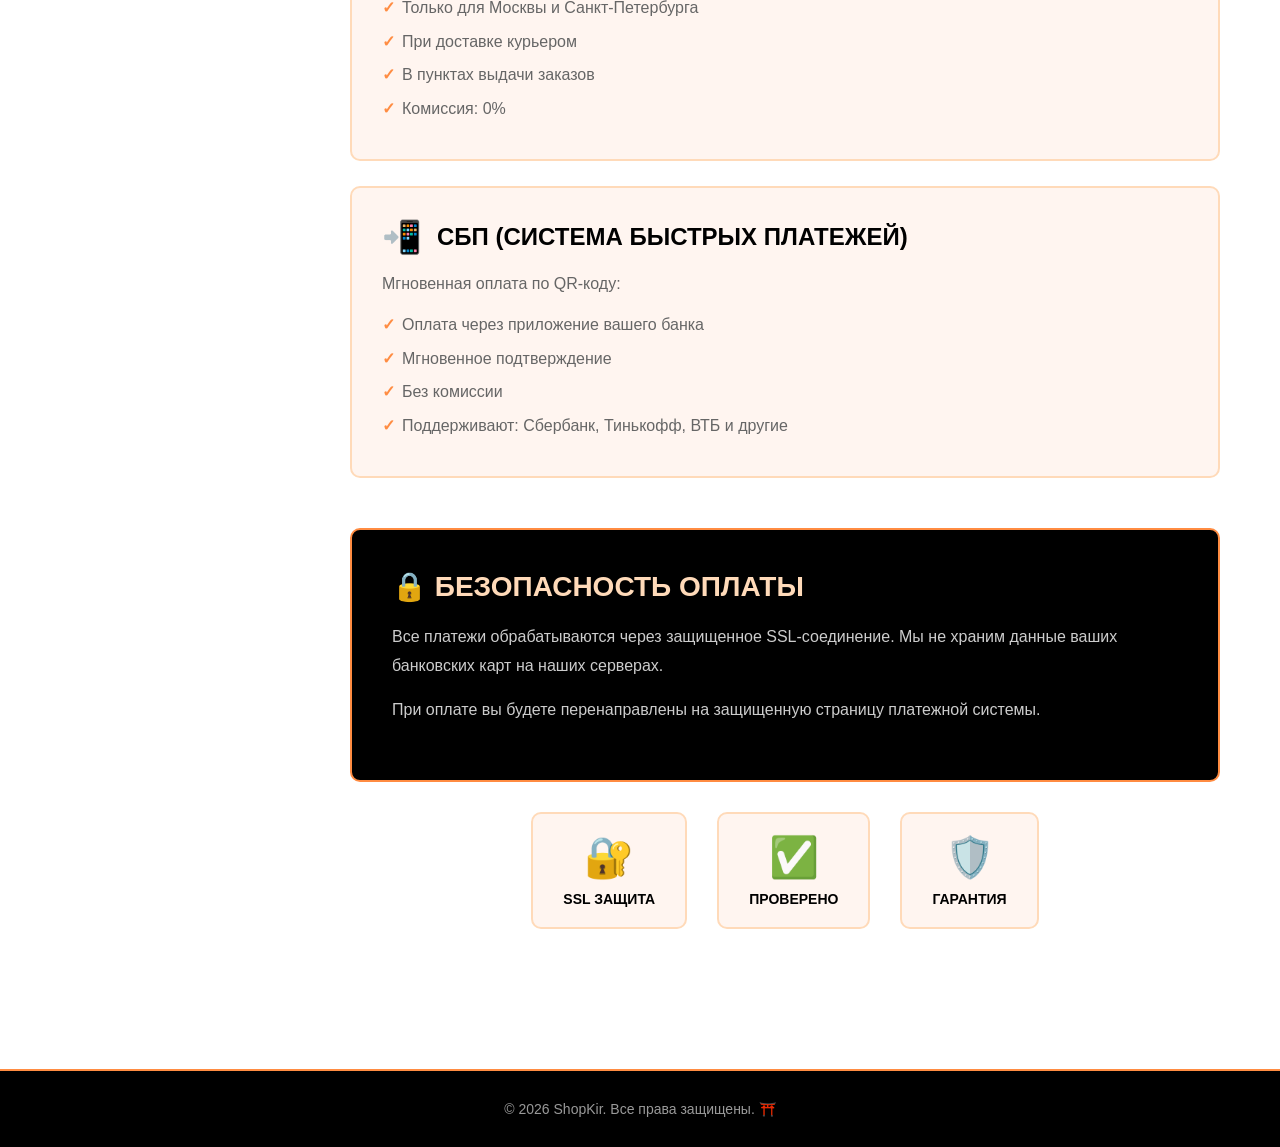
<file: Oplata.html>
<!DOCTYPE html>
<html lang="ru">
<head>
    <meta charset="UTF-8">
    <meta name="viewport" content="width=device-width, initial-scale=1.0">
    <title>Оплата - ShopKir</title>
    <style>
        * {
            margin: 0;
            padding: 0;
            box-sizing: border-box;
        }

        body {
            font-family: 'Segoe UI', Tahoma, Geneva, Verdana, sans-serif;
            background-color: #fff;
            color: #333;
        }

        /* Header - ТОЧНО КАК НА ГЛАВНОЙ */
        header {
            background-color: #fff;
            border-bottom: 3px solid #FF8C42;
            padding: 20px 0;
        }

        .header-container {
            max-width: 1400px;
            margin: 0 auto;
            padding: 0 40px;
            display: flex;
            align-items: center;
            justify-content: space-between;
        }

        .logo {
            display: flex;
            align-items: center;
            gap: 10px;
            font-size: 28px;
            font-weight: bold;
            text-decoration: none;
            color: #000;
            flex-shrink: 0;
        }

        .logo-torii {
            font-size: 36px;
        }

        .logo-text {
            color: #000;
        }

        .logo-text span {
            color: #FF8C42;
        }

        nav {
            display: flex;
            align-items: center;
            gap: 40px;
            flex-shrink: 0;
        }

        .nav-links {
            display: flex;
            list-style: none;
            gap: 40px;
        }

        .nav-links a {
            text-decoration: none;
            color: #000;
            font-weight: 600;
            font-size: 14px;
            transition: color 0.3s;
            position: relative;
        }

        .nav-links a:hover,
        .nav-links a.active {
            color: #FF8C42;
        }

        .nav-links a.active::after {
            content: '';
            position: absolute;
            bottom: -5px;
            left: 0;
            width: 100%;
            height: 2px;
            background-color: #FF8C42;
        }

        .search-box {
            flex: 1;
            max-width: 350px;
            margin: 0 20px;
        }

        .search-box input {
            width: 100%;
            padding: 10px 20px;
            border: 2px solid #FFDAB9;
            border-radius: 25px;
            outline: none;
            font-size: 14px;
            background-color: #fff;
        }

        .search-box input:focus {
            border-color: #FF8C42;
        }

        .cart {
            display: flex;
            align-items: center;
            gap: 10px;
            flex-shrink: 0;
        }

        .cart-icon {
            font-size: 28px;
        }

        .cart-info {
            display: flex;
            flex-direction: column;
        }

        .cart-total {
            font-weight: bold;
            font-size: 14px;
            color: #000;
        }

        .cart-text {
            font-size: 11px;
            color: #FF8C42;
            font-weight: 600;
        }

        /* Main Content */
        .main-wrapper {
            display: flex;
            max-width: 1400px;
            margin: 0 auto;
            padding: 40px;
            gap: 40px;
        }

        /* Sidebar */
        .sidebar {
            width: 250px;
            flex-shrink: 0;
        }

        .category-menu {
            list-style: none;
        }

        .category-menu li {
            margin-bottom: 20px;
        }

        .category-menu a {
            text-decoration: none;
            color: #666;
            font-weight: 600;
            font-size: 16px;
            transition: color 0.3s;
            display: block;
            padding: 10px 0;
        }

        .category-menu a:hover,
        .category-menu a.active {
            color: #FF8C42;
        }

        /* Payment Content */
        .payment-content {
            flex: 1;
            padding: 20px;
        }

        .payment-hero {
            background: linear-gradient(135deg, #FFF5F0 0%, #FFE5D0 100%);
            padding: 60px;
            border-radius: 15px;
            margin-bottom: 50px;
            text-align: center;
            border: 2px solid #FFDAB9;
        }

        .payment-hero h1 {
            font-size: 48px;
            color: #000;
            margin-bottom: 20px;
            font-weight: 700;
        }

        .payment-hero p {
            font-size: 18px;
            color: #666;
            max-width: 700px;
            margin: 0 auto;
            line-height: 1.6;
        }

        .payment-methods {
            margin-bottom: 50px;
        }

        .payment-methods h2 {
            font-size: 32px;
            color: #000;
            margin-bottom: 30px;
            font-weight: 700;
        }

        .method-card {
            background: #FFF5F0;
            border: 2px solid #FFDAB9;
            border-radius: 10px;
            padding: 30px;
            margin-bottom: 25px;
            transition: all 0.3s;
        }

        .method-card:hover {
            border-color: #FF8C42;
            box-shadow: 0 5px 20px rgba(255, 140, 66, 0.1);
        }

        .method-card h3 {
            font-size: 24px;
            color: #000;
            margin-bottom: 15px;
            font-weight: 700;
            display: flex;
            align-items: center;
            gap: 15px;
        }

        .method-icon {
            font-size: 32px;
        }

        .method-card p {
            color: #666;
            line-height: 1.6;
            margin-bottom: 15px;
        }

        .method-card ul {
            list-style: none;
            margin-left: 20px;
        }

        .method-card ul li {
            color: #666;
            margin-bottom: 8px;
            position: relative;
            line-height: 1.6;
        }

        .method-card ul li::before {
            content: '✓';
            color: #FF8C42;
            font-weight: bold;
            position: absolute;
            left: -20px;
        }

        .info-box {
            background: #000;
            color: #fff;
            padding: 40px;
            border-radius: 10px;
            margin-top: 40px;
            border: 2px solid #FF8C42;
        }

        .info-box h2 {
            font-size: 28px;
            margin-bottom: 20px;
            color: #FFDAB9;
        }

        .info-box p {
            line-height: 1.8;
            color: #ccc;
            margin-bottom: 15px;
        }

        .security-badges {
            display: flex;
            gap: 30px;
            margin-top: 30px;
            justify-content: center;
        }

        .badge {
            background: #FFF5F0;
            border: 2px solid #FFDAB9;
            padding: 20px 30px;
            border-radius: 10px;
            text-align: center;
        }

        .badge-icon {
            font-size: 40px;
            margin-bottom: 10px;
        }

        .badge p {
            font-weight: 600;
            color: #000;
            font-size: 14px;
        }

        /* Footer */
        footer {
            background-color: #000;
            color: #fff;
            padding: 30px;
            text-align: center;
            margin-top: 80px;
            border-top: 2px solid #FF8C42;
        }

        footer p {
            font-size: 14px;
            color: #999;
        }
        .header-container .cart img{
            width: 23px;
        }
        header .cart-info .korz{
            text-decoration: none;
        }
    </style>
</head>
<body>
    <!-- Header - ТОЧНО КАК НА ГЛАВНОЙ -->
    <header>
        <div class="header-container">
            <a href="index.html" class="logo">
                <span class="logo-torii">⛩️</span>
                <span class="logo-text">SHOP<span>KIR</span></span>
            </a>
            
            <nav>
                <ul class="nav-links">
                    <li><a href="index.html">КАТАЛОГ</a></li>
                    <li><a href="O nas.html">О НАС</a></li>
                    <li><a href="Oplata.html" class="active">ОПЛАТА</a></li>
                    <li><a href="Kontakt.html">КОНТАКТЫ</a></li>
                </ul>
                
                <div class="search-box">
                    <input type="text" placeholder="Поиск по каталогу">
                </div>
                
                <div class="cart">
                    <span class="cart-icon">🛒</span>
                    <div class="cart-info">
                        <span class="cart-total">0Р</span>
                        <a class ='korz' href="korzina.html"><span class="cart-text">ОФОРМИТЬ ЗАКАЗ</span></a>
                    </div>
                </div>
            </nav>
        </div>
    </header>

    <!-- Main Content -->
    <div class="main-wrapper">
        <!-- Sidebar -->
        <aside class="sidebar">
            
        </aside>

        <!-- Payment Content -->
        <main class="payment-content">
            <div class="payment-hero">
                <h1>СПОСОБЫ ОПЛАТЫ</h1>
                <p>Выберите удобный способ оплаты вашего заказа. Мы гарантируем безопасность всех транзакций</p>
            </div>

            <div class="payment-methods">
                <h2>ВЫБЕРИТЕ СПОСОБ ОПЛАТЫ</h2>
                
                <div class="method-card">
                    <h3><span class="method-icon">💳</span>БАНКОВСКИЕ КАРТЫ</h3>
                    <p>Принимаем все основные платежные системы:</p>
                    <ul>
                        <li>Visa, MasterCard, МИР</li>
                        <li>Моментальное подтверждение платежа</li>
                        <li>Безопасная оплата через защищенное соединение</li>
                        <li>Комиссия: 0%</li>
                    </ul>
                </div>

                <div class="method-card">
                    <h3><span class="method-icon">📱</span>ЭЛЕКТРОННЫЕ КОШЕЛЬКИ</h3>
                    <p>Оплата через популярные платежные системы:</p>
                    <ul>
                        <li>ЮMoney (Яндекс.Деньги)</li>
                        <li>WebMoney</li>
                        <li>QIWI Кошелек</li>
                        <li>PayPal</li>
                    </ul>
                </div>

                <div class="method-card">
                    <h3><span class="method-icon">🏦</span>БАНКОВСКИЙ ПЕРЕВОД</h3>
                    <p>Оплата по реквизитам:</p>
                    <ul>
                        <li>Для физических и юридических лиц</li>
                        <li>Счет выставляется в течение 24 часов</li>
                        <li>Срок зачисления: 1-3 рабочих дня</li>
                        <li>Комиссия зависит от вашего банка</li>
                    </ul>
                </div>

                <div class="method-card">
                    <h3><span class="method-icon">💵</span>НАЛИЧНЫМИ ПРИ ПОЛУЧЕНИИ</h3>
                    <p>Оплата курьеру или в пункте выдачи:</p>
                    <ul>
                        <li>Только для Москвы и Санкт-Петербурга</li>
                        <li>При доставке курьером</li>
                        <li>В пунктах выдачи заказов</li>
                        <li>Комиссия: 0%</li>
                    </ul>
                </div>

                <div class="method-card">
                    <h3><span class="method-icon">📲</span>СБП (СИСТЕМА БЫСТРЫХ ПЛАТЕЖЕЙ)</h3>
                    <p>Мгновенная оплата по QR-коду:</p>
                    <ul>
                        <li>Оплата через приложение вашего банка</li>
                        <li>Мгновенное подтверждение</li>
                        <li>Без комиссии</li>
                        <li>Поддерживают: Сбербанк, Тинькофф, ВТБ и другие</li>
                    </ul>
                </div>
            </div>

            <div class="info-box">
                <h2>🔒 БЕЗОПАСНОСТЬ ОПЛАТЫ</h2>
                <p>Все платежи обрабатываются через защищенное SSL-соединение. Мы не храним данные ваших банковских карт на наших серверах.</p>
                <p>При оплате вы будете перенаправлены на защищенную страницу платежной системы.</p>
            </div>

            <div class="security-badges">
                <div class="badge">
                    <div class="badge-icon">🔐</div>
                    <p>SSL ЗАЩИТА</p>
                </div>
                <div class="badge">
                    <div class="badge-icon">✅</div>
                    <p>ПРОВЕРЕНО</p>
                </div>
                <div class="badge">
                    <div class="badge-icon">🛡️</div>
                    <p>ГАРАНТИЯ</p>
                </div>
            </div>
        </main>
    </div>

    <!-- Footer -->
    <footer>
        <p>© 2026 ShopKir. Все права защищены. ⛩️</p>
    </footer>
<script>
    function addToCart(name, price, category, image) {
        let cart = JSON.parse(localStorage.getItem('cart')) || [];
        
        // Проверяем есть ли уже такой товар
        let existingItem = cart.find(item => item.name === name);
        
        if (existingItem) {
            existingItem.quantity++;
        } else {
            cart.push({
                name: name,
                price: price,
                category: category,
                image: image,
                quantity: 1
            });
        }
        
        localStorage.setItem('cart', JSON.stringify(cart));
        
        // Показываем уведомление
        showNotification('✅ Товар добавлен в корзину!');
        
        // Обновляем счётчик в шапке
        updateCartCount();
    }

    function showNotification(text) {
        let notification = document.createElement('div');
        notification.style.cssText = `
            position: fixed;
            bottom: 30px;
            right: 30px;
            background: #000;
            color: #fff;
            padding: 20px 30px;
            border-radius: 10px;
            border-left: 5px solid #FF8C42;
            box-shadow: 0 5px 20px rgba(0,0,0,0.3);
            z-index: 1000;
            animation: slideIn 0.3s ease;
        `;
        notification.textContent = text;
        document.body.appendChild(notification);
        
        setTimeout(() => {
            notification.style.animation = 'slideOut 0.3s ease';
            setTimeout(() => notification.remove(), 300);
        }, 3000);
    }

    function updateCartCount() {
        let cart = JSON.parse(localStorage.getItem('cart')) || [];
        let total = cart.reduce((sum, item) => sum + (item.price * item.quantity), 0);
        let cartTotal = document.querySelector('.cart-total');
        if (cartTotal) {
            cartTotal.textContent = total.toLocaleString() + 'Р';
        }
    }

    // Обновляем при загрузке
    updateCartCount();
</script>
</body>
</html>
</file>
